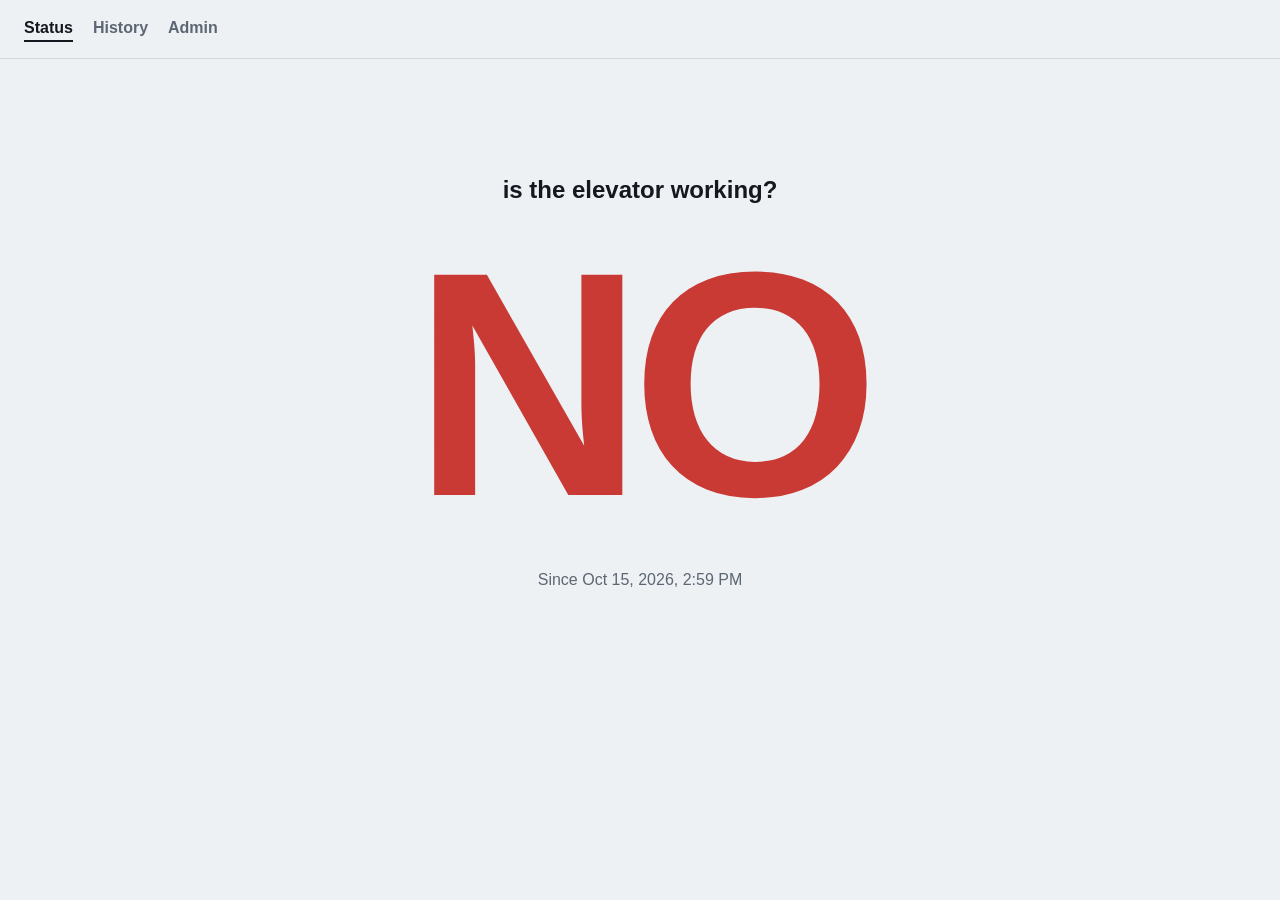
<file: index.html>
<!doctype html><html lang="en"><head><meta charset="utf-8">
<meta name="viewport" content="width=device-width,initial-scale=1">
<title>…</title><link rel="stylesheet" href="assets/style.css"></head>
<body><main class="hero">
<h2>is the elevator working?</h2>
<h1 class="answer" id="answer">…</h1>
<p class="sub" id="since"></p>
</main>
<script src="assets/common.js"></script>
<script>
nav('index.html');
async function render(){
  try{
    const c=current(await loadHistory());
    const el=document.getElementById('answer');
    el.textContent=c.status?CFG.yes:CFG.no;
    el.className='answer '+(c.status?'yes':'no');
    document.title=el.textContent;
    document.getElementById('since').textContent='Since '+fmtDate(c.at);
  }catch(e){document.getElementById('since').textContent='Could not load status.'}
}
render();setInterval(render,30000);
</script></body></html>
</file>
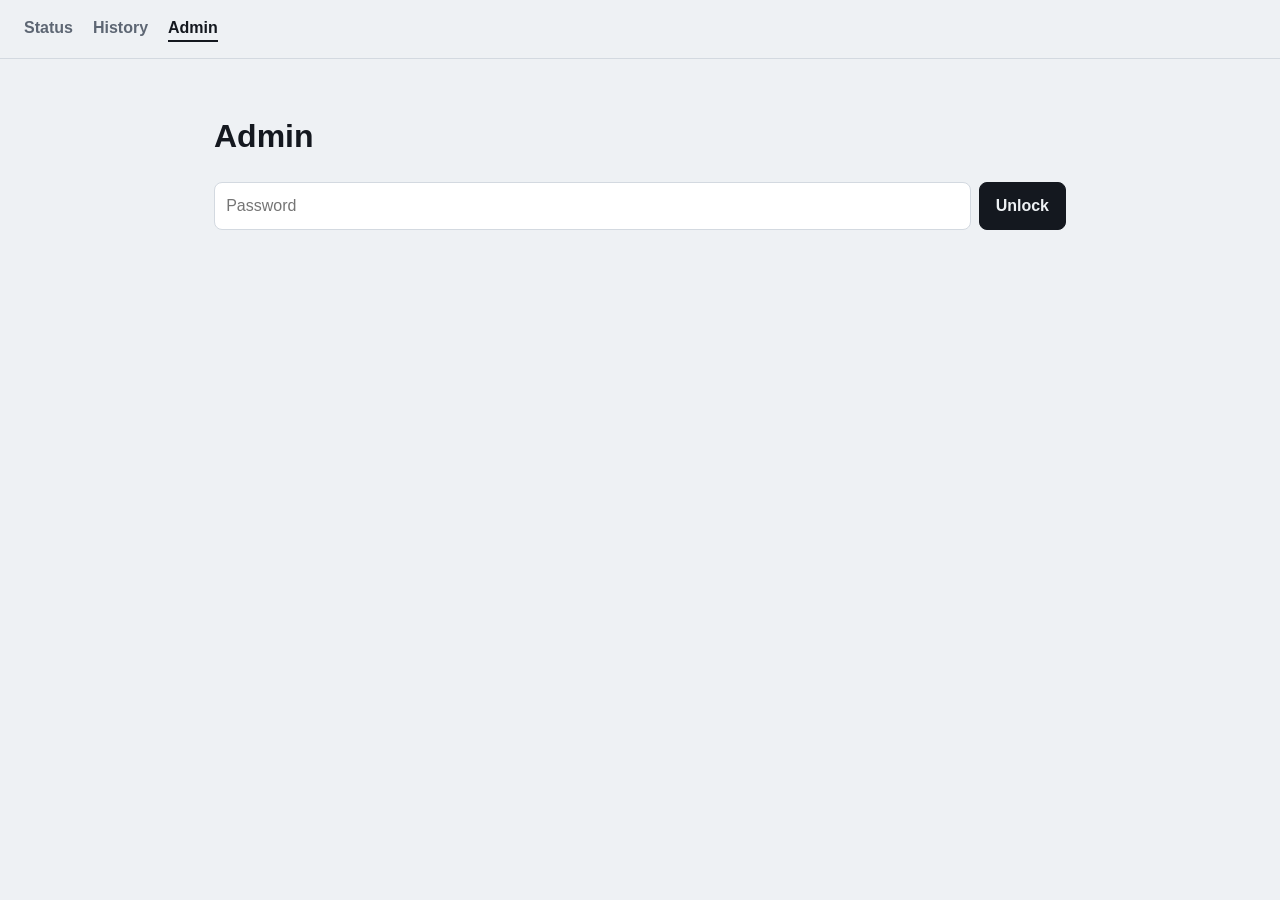
<file: admin.html>
<!doctype html><html lang="en"><head><meta charset="utf-8">
<meta name="viewport" content="width=device-width,initial-scale=1">
<title>Admin</title><link rel="stylesheet" href="assets/style.css"></head>
<body><main>
<h1>Admin</h1>
<div id="lock"><div class="row"><input id="pw" type="password" placeholder="Password" autocomplete="current-password"><button class="btn" id="unlock">Unlock</button></div></div>
<div id="panel" hidden>
<div class="switch"><button id="sw" role="switch" aria-checked="false" aria-label="Status"></button><span id="label">…</span></div>
<p class="sub">The public page updates within 1-2 minutes after a change.</p>
</div>
<p id="msg"></p>
</main>
<script src="assets/vault.js"></script>
<script src="assets/common.js"></script>
<script>
nav('admin.html');
const $=id=>document.getElementById(id),msg=$('msg'),sw=$('sw'),enc=new TextEncoder(),dec=new TextDecoder();
const u8=s=>Uint8Array.from(atob(s),c=>c.charCodeAt(0));
const b64=s=>btoa(unescape(encodeURIComponent(s))),unb64=s=>decodeURIComponent(escape(atob(s.replace(/\n/g,''))));
let TOKEN=sessionStorage.getItem('adm')||'';
const hdr=()=>({Authorization:'Bearer '+TOKEN,Accept:'application/vnd.github+json'});
function show(on){sw.setAttribute('aria-checked',on);$('label').textContent=on?CFG.yes:CFG.no}
async function decrypt(pw){
  const m=await crypto.subtle.importKey('raw',enc.encode(pw),'PBKDF2',false,['deriveKey']);
  const k=await crypto.subtle.deriveKey({name:'PBKDF2',salt:u8(VAULT.salt),iterations:200000,hash:'SHA-256'},m,{name:'AES-GCM',length:256},false,['decrypt']);
  return dec.decode(await crypto.subtle.decrypt({name:'AES-GCM',iv:u8(VAULT.iv)},k,u8(VAULT.ct)));
}
async function open(){
  $('lock').hidden=true;$('panel').hidden=false;msg.textContent='';
  try{
    const r=await fetch(apiUrl()+'?ref='+CFG.branch,{headers:hdr(),cache:'no-store'});
    if(!r.ok)throw 0;
    show(current(JSON.parse(unb64((await r.json()).content))).status);
  }catch(e){msg.textContent='Could not read the current status.'}
}
async function tryUnlock(){
  if(typeof VAULT==='undefined'||!VAULT){msg.textContent='Setup is not finished yet. Run setup.html first.';return}
  msg.textContent='Checking…';
  try{TOKEN=await decrypt($('pw').value);sessionStorage.setItem('adm',TOKEN);await open()}
  catch(e){msg.textContent='Wrong password.'}
}
$('unlock').onclick=tryUnlock;
$('pw').onkeydown=e=>{if(e.key==='Enter')tryUnlock()};
sw.onclick=async()=>{
  sw.disabled=true;msg.textContent='Saving…';
  try{
    const r=await fetch(apiUrl()+'?ref='+CFG.branch,{headers:hdr(),cache:'no-store'});
    if(!r.ok)throw new Error('Read failed ('+r.status+').');
    const f=await r.json(),hist=JSON.parse(unb64(f.content));
    const next=!current(hist).status;
    hist.push({status:next,at:new Date().toISOString()});
    const p=await fetch(apiUrl(),{method:'PUT',headers:hdr(),body:JSON.stringify({message:'Status: '+(next?CFG.yes:CFG.no),content:b64(JSON.stringify(hist,null,1)+'\n'),sha:f.sha,branch:CFG.branch})});
    if(!p.ok)throw new Error('Write failed ('+p.status+'). The token may have expired.');
    show(next);msg.textContent='Saved. Everyone will see '+(next?CFG.yes:CFG.no)+' shortly.';
  }catch(e){msg.textContent=e.message}
  sw.disabled=false;
};
if(TOKEN)open();
</script></body></html>
</file>
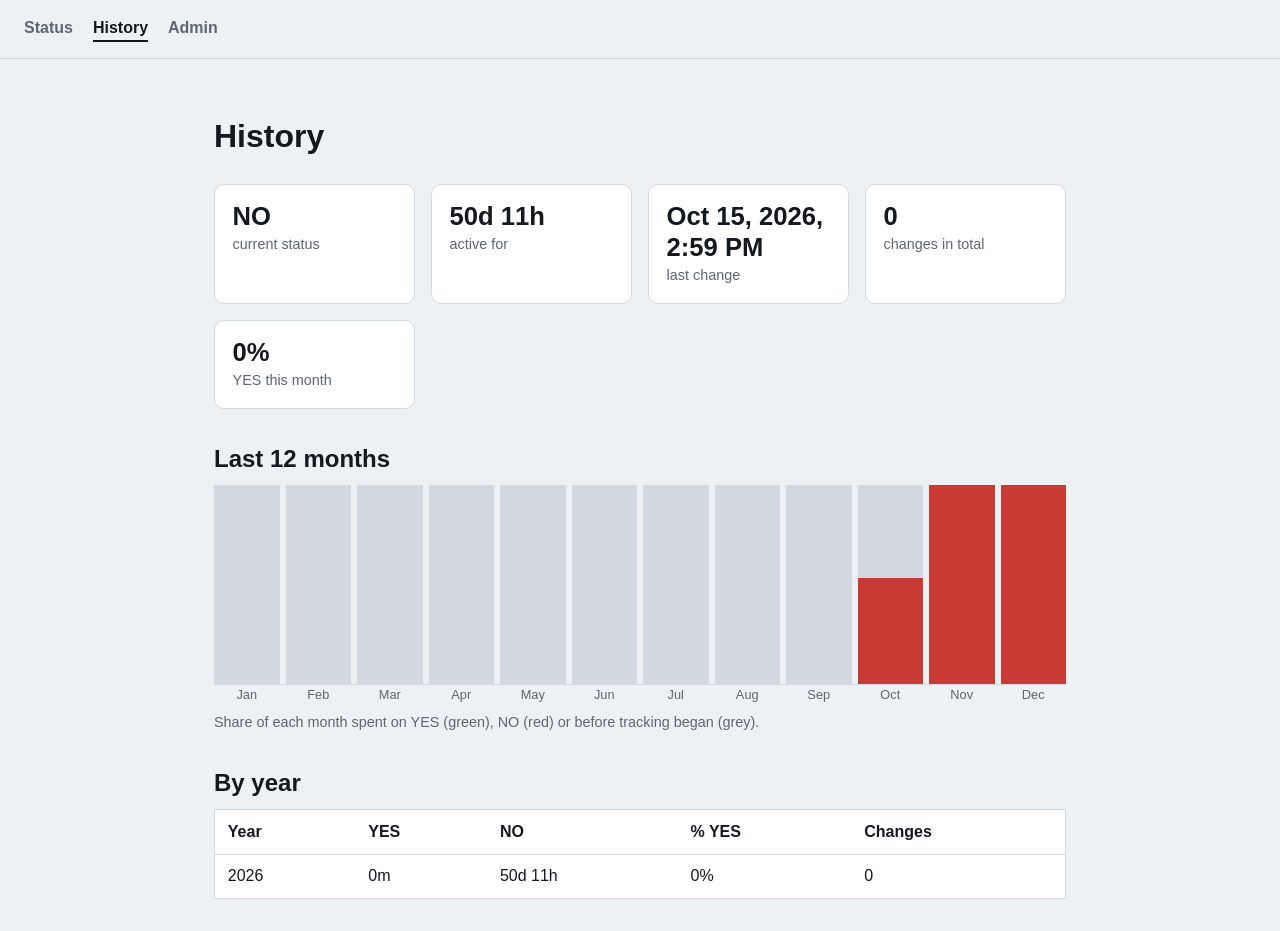
<file: stats.html>
<!doctype html><html lang="en"><head><meta charset="utf-8">
<meta name="viewport" content="width=device-width,initial-scale=1">
<title>History</title><link rel="stylesheet" href="assets/style.css"></head>
<body><main>
<h1>History</h1>
<div class="cards" id="cards"></div>
<h2>Last 12 months</h2>
<div class="chart" id="chart"></div><div class="labels" id="labels"></div>
<p class="legend">Share of each month spent on YES (green), NO (red) or before tracking began (grey).</p>
<h2>By year</h2>
<table><thead><tr><th>Year</th><th>YES</th><th>NO</th><th>% YES</th><th>Changes</th></tr></thead><tbody id="years"></tbody></table>
</main>
<script src="assets/common.js"></script>
<script>
nav('stats.html');
const iv=h=>{const e=sorted(h);return e.map((x,i)=>({s:+new Date(x.at),e:i+1<e.length?+new Date(e[i+1].at):Date.now(),v:x.status}))};
const tally=(I,a,b)=>{let y=0,n=0;for(const i of I){const o=Math.min(i.e,b)-Math.max(i.s,a);if(o>0){i.v?y+=o:n+=o}}return{y,n}};
const pct=t=>t.y+t.n?Math.round(100*t.y/(t.y+t.n))+'%':'–';
(async()=>{
  const h=await loadHistory(),I=iv(h),c=current(h),now=new Date(),first=I[0].s;
  const mStart=new Date(now.getFullYear(),now.getMonth(),1),mt=tally(I,+mStart,+now);
  const card=(b,s)=>`<div class="card"><b>${b}</b><span>${s}</span></div>`;
  const draw=()=>{document.getElementById('cards').innerHTML=
    card(c.status?CFG.yes:CFG.no,'current status')+
    card(fmtDur(Date.now()-+new Date(c.at)),'active for')+
    card(fmtDate(c.at),'last change')+
    card(h.length-1,'changes in total')+
    card(pct(tally(I,+mStart,Date.now())),'YES this month')};
  draw();setInterval(draw,60000);
  let cols='',labs='';
  for(let k=11;k>=0;k--){
    const a=new Date(now.getFullYear(),now.getMonth()-k,1),b=new Date(a.getFullYear(),a.getMonth()+1,1);
    const end=Math.min(+b,Date.now()),t=tally(I,+a,end),span=end-+a;
    const y=100*t.y/span,n=100*t.n/span,u=Math.max(0,100-y-n);
    cols+=`<div class="col" title="${a.toLocaleString(undefined,{month:'long',year:'numeric'})}: ${pct(t)} YES"><i class="u" style="height:${u}%"></i><i class="n" style="height:${n}%"></i><i class="y" style="height:${y}%"></i></div>`;
    labs+=`<div>${a.toLocaleString(undefined,{month:'short'})}</div>`;
  }
  document.getElementById('chart').innerHTML=cols;document.getElementById('labels').innerHTML=labs;
  let rows='';
  for(let yr=now.getFullYear();yr>=new Date(first).getFullYear();yr--){
    const t=tally(I,+new Date(yr,0,1),Math.min(+new Date(yr+1,0,1),Date.now()));
    const ch=h.filter(x=>new Date(x.at).getFullYear()===yr).length-(new Date(first).getFullYear()===yr?1:0);
    rows+=`<tr><td>${yr}</td><td>${fmtDur(t.y)}</td><td>${fmtDur(t.n)}</td><td>${pct(t)}</td><td>${ch}</td></tr>`;
  }
  document.getElementById('years').innerHTML=rows;
})().catch(()=>{document.getElementById('cards').textContent='Could not load history.'});
</script></body></html>
</file>
<file: assets/style.css>
:root{--bg:#eef1f4;--ink:#14181f;--mute:#5d6673;--line:#d3d9e0;--card:#fff;--yes:#168a4a;--no:#c93a35}
@media(prefers-color-scheme:dark){:root{--bg:#12151a;--ink:#eef1f4;--mute:#9aa4b2;--line:#2a313b;--card:#1a1f26;--yes:#3ccf7a;--no:#ff6b64}}
*{box-sizing:border-box}
body{margin:0;background:var(--bg);color:var(--ink);font:16px/1.5 "Helvetica Neue",Arial,sans-serif;min-height:100vh}
nav{display:flex;gap:1.25rem;padding:1rem 1.5rem;border-bottom:1px solid var(--line)}
nav a{color:var(--mute);text-decoration:none;font-weight:600}
nav a[aria-current]{color:var(--ink);border-bottom:2px solid var(--ink)}
main{max-width:900px;margin:0 auto;padding:2rem 1.5rem}
a:focus-visible,button:focus-visible,input:focus-visible{outline:3px solid var(--ink);outline-offset:2px}
.answer{font-size:clamp(7rem,32vw,20rem);font-weight:900;line-height:.9;letter-spacing:-.04em;margin:0;text-align:center}
.answer.yes{color:var(--yes)}.answer.no{color:var(--no)}
.hero{min-height:70vh;display:grid;place-content:center;gap:1.5rem;text-align:center}
.sub{color:var(--mute)}
.cards{display:grid;grid-template-columns:repeat(auto-fit,minmax(190px,1fr));gap:1rem;margin:1.5rem 0}
.card{background:var(--card);border:1px solid var(--line);border-radius:10px;padding:1rem 1.1rem}
.card b{display:block;font-size:1.6rem;line-height:1.2}
.card span{color:var(--mute);font-size:.9rem}
h2{margin:2rem 0 .5rem}
.chart{display:flex;gap:6px;align-items:flex-end;height:200px;padding:0 0 0;border-bottom:1px solid var(--line)}
.col{flex:1;display:flex;flex-direction:column;justify-content:flex-end;height:100%;min-width:0}
.col i{display:block}.col .y{background:var(--yes)}.col .n{background:var(--no)}.col .u{background:var(--line)}
.labels{display:flex;gap:6px;color:var(--mute);font-size:.8rem}.labels div{flex:1;text-align:center;overflow:hidden}
.legend{color:var(--mute);font-size:.9rem;margin-top:.5rem}
table{width:100%;border-collapse:collapse;background:var(--card);border:1px solid var(--line)}
th,td{padding:.6rem .8rem;text-align:left;border-bottom:1px solid var(--line)}
.switch{display:flex;align-items:center;gap:1rem;font-size:1.4rem;font-weight:700}
.switch button{width:96px;height:48px;border-radius:24px;border:0;background:var(--no);position:relative;cursor:pointer;transition:background .2s}
.switch button::after{content:"";position:absolute;top:4px;left:4px;width:40px;height:40px;border-radius:50%;background:#fff;transition:transform .2s}
.switch button[aria-checked=true]{background:var(--yes)}
.switch button[aria-checked=true]::after{transform:translateX(48px)}
input{width:100%;padding:.7rem;border:1px solid var(--line);border-radius:8px;background:var(--card);color:var(--ink);font:inherit}
.btn{padding:.6rem 1rem;border:1px solid var(--ink);border-radius:8px;background:var(--ink);color:var(--bg);font:inherit;font-weight:600;cursor:pointer}
.btn.alt{background:none;color:var(--ink)}
.row{display:flex;gap:.5rem;margin:.75rem 0}
#msg{min-height:1.5rem;color:var(--mute)}
@media(prefers-reduced-motion:reduce){*{transition:none!important}}
</file>
